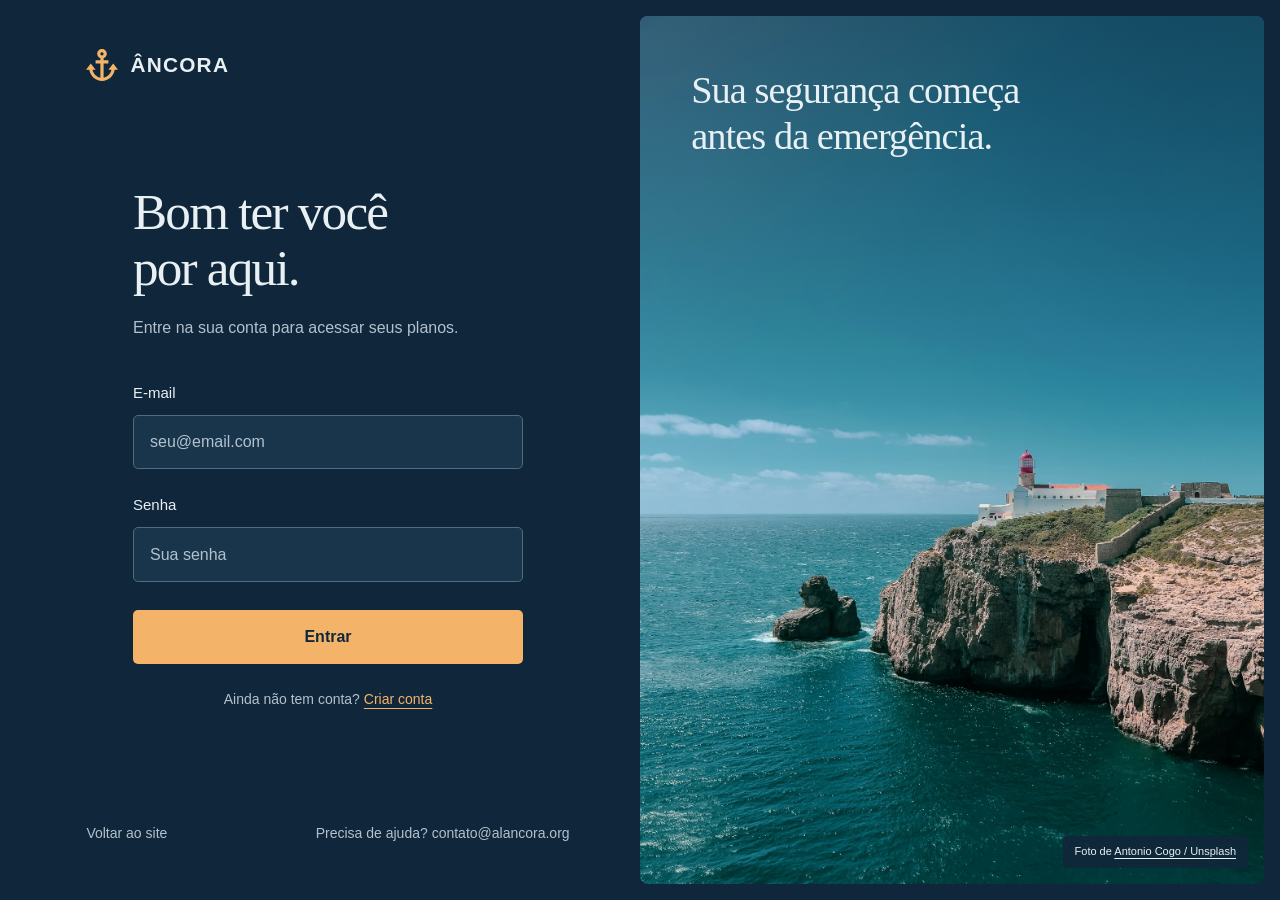
<file: index.html>
<!DOCTYPE html>
<html lang="pt-BR">
    <head>
        <meta charset="UTF-8" />
        <meta name="viewport" content="width=device-width, initial-scale=1.0" />

        <title>Entrar | ÂNCORA</title>
        <meta
            name="description"
            content="Acesse sua conta no ÂNCORA e tenha seus planos de preparação por perto."
        />
        <meta name="theme-color" content="#10263b" />

        <link rel="stylesheet" href="css/global.css" />
        <link rel="stylesheet" href="css/auth.css" />

        <link rel="icon" href="assets/favicon.ico" type="image/x-icon" />

        <script src="js/config.js" defer></script>
        <script src="js/auth.js" defer></script>
    </head>
    <body>
        <main class="login">
            <section class="panel" aria-labelledby="login-title">
                <a class="brand" href="https://alancora.org" aria-label="ÂNCORA - voltar ao site">
                    <img src="assets/logo.svg" alt="" width="32" height="32" />
                    <span>ÂNCORA</span>
                </a>

                <div class="login-content">
                    <h1 id="login-title">Bom ter você<br />por aqui.</h1>
                    <p class="intro">Entre na sua conta para acessar seus planos.</p>

                    <form
                        id="auth-form"
                        action="/api/auth/login"
                        method="post"
                        aria-labelledby="login-title"
                    >
                        <div class="field">
                            <label for="email">E-mail</label>
                            <input
                                id="email"
                                name="email"
                                type="email"
                                placeholder="seu@email.com"
                                autocomplete="username"
                                autocapitalize="none"
                                spellcheck="false"
                                maxlength="254"
                                required
                            />
                        </div>

                        <div class="field">
                            <label for="password">Senha</label>
                            <input
                                id="password"
                                name="password"
                                type="password"
                                placeholder="Sua senha"
                                autocomplete="current-password"
                                maxlength="128"
                                required
                            />
                        </div>

                        <button type="submit">Entrar</button>
                        <p
                            id="form-message"
                            class="form-message"
                            role="status"
                            aria-live="polite"
                            tabindex="-1"
                            hidden
                        ></p>
                    </form>

                    <p class="auth-link">
                        Ainda não tem conta? <a href="cadastro.html">Criar conta</a>
                    </p>

                    <noscript><p>Ative o JavaScript para entrar na sua conta.</p></noscript>
                </div>

                <footer class="panel-footer">
                    <a href="https://alancora.org">Voltar ao site</a>
                    <a href="mailto:contato@alancora.org">Precisa de ajuda? contato@alancora.org</a>
                </footer>
            </section>

            <figure class="photo-panel">
                <img
                    class="photo"
                    src="assets/coast/coast.jpg"
                    alt="Farol no alto de uma falésia junto ao mar, no Cabo da Roca, em Portugal."
                    width="1600"
                    height="2133"
                    fetchpriority="high"
                />

                <div class="photo-copy">
                    <p>Sua segurança começa<br />antes da emergência.</p>
                </div>

                <figcaption class="photo-credit">
                    Foto de
                    <a
                        href="https://unsplash.com/photos/a-lighthouse-on-top-of-a-cliff-near-the-ocean-AgIqtpWrIyg"
                        target="_blank"
                        rel="noopener noreferrer"
                    >
                        Antonio Cogo / Unsplash
                    </a>
                </figcaption>
            </figure>
        </main>
    </body>
</html>
</file>
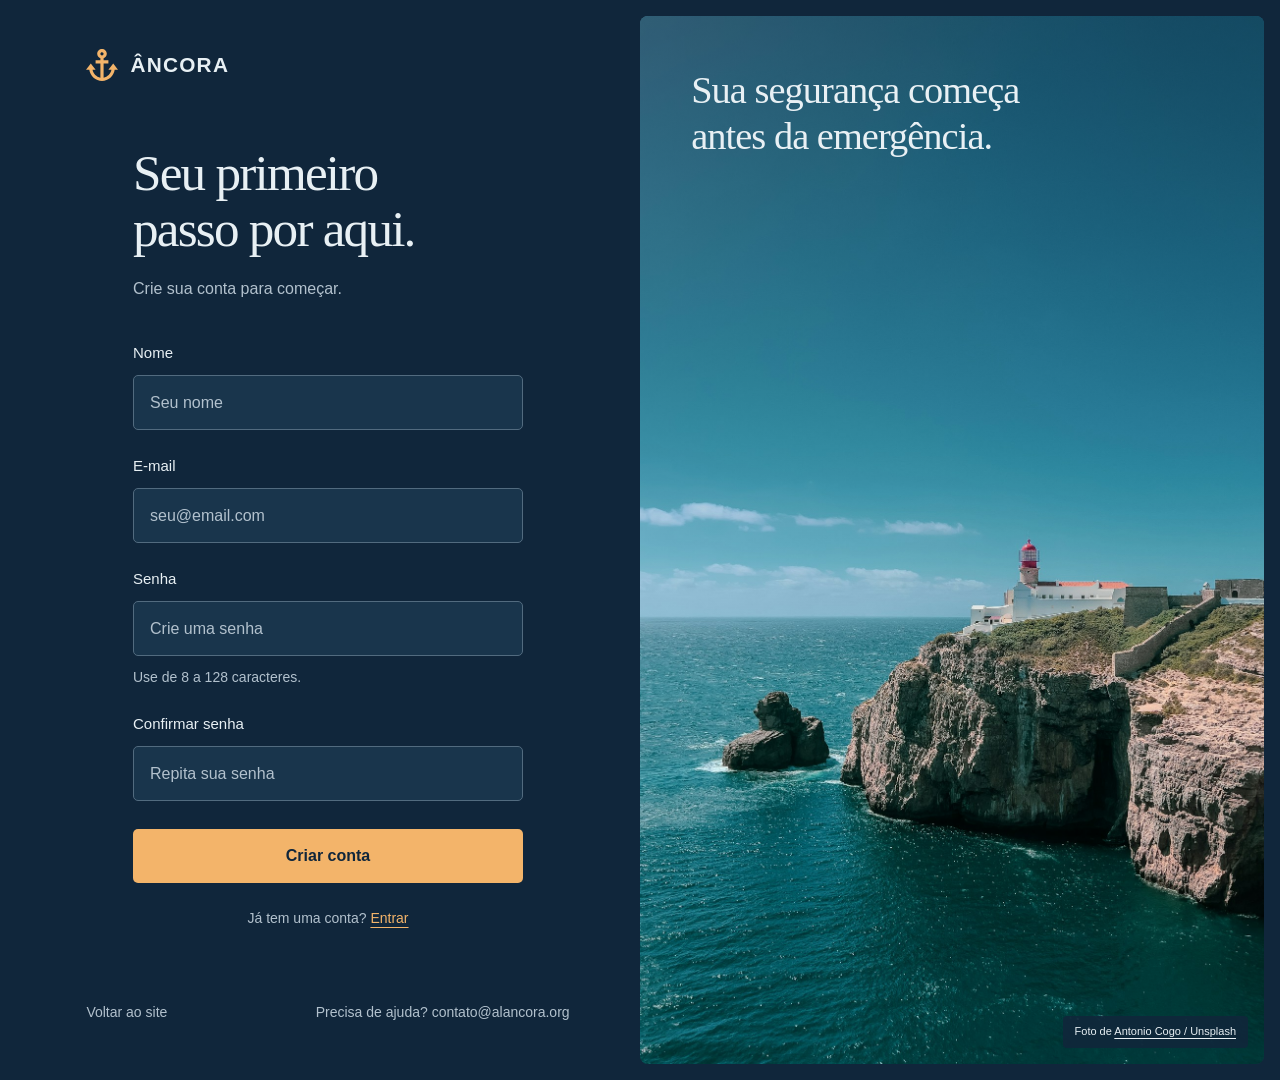
<file: cadastro.html>
<!DOCTYPE html>
<html lang="pt-BR">
    <head>
        <meta charset="UTF-8" />
        <meta name="viewport" content="width=device-width, initial-scale=1.0" />
        <meta name="description" content="Crie sua conta no ÂNCORA." />
        <meta name="theme-color" content="#10263b" />
        <title>Criar conta | ÂNCORA</title>
        <link rel="stylesheet" href="css/global.css" />
        <link rel="stylesheet" href="css/auth.css" />
        <link rel="icon" href="assets/favicon.ico" type="image/x-icon" />
        <script src="js/config.js" defer></script>
        <script src="js/auth.js" defer></script>
    </head>
    <body>
        <main class="login">
            <section class="panel" aria-labelledby="register-title">
                <a class="brand" href="https://alancora.org" aria-label="ÂNCORA - voltar ao site">
                    <img src="assets/logo.svg" alt="" width="32" height="32" />
                    <span>ÂNCORA</span>
                </a>

                <div class="login-content">
                    <h1 id="register-title">Seu primeiro<br />passo por aqui.</h1>
                    <p class="intro">Crie sua conta para começar.</p>

                    <form
                        id="auth-form"
                        action="/api/auth/register"
                        method="post"
                        aria-labelledby="register-title"
                    >
                        <div class="field">
                            <label for="name">Nome</label>
                            <input
                                id="name"
                                name="name"
                                type="text"
                                placeholder="Seu nome"
                                autocomplete="name"
                                minlength="2"
                                maxlength="100"
                                required
                            />
                        </div>

                        <div class="field">
                            <label for="email">E-mail</label>
                            <input
                                id="email"
                                name="email"
                                type="email"
                                placeholder="seu@email.com"
                                autocomplete="email"
                                autocapitalize="none"
                                spellcheck="false"
                                maxlength="254"
                                required
                            />
                        </div>

                        <div class="field">
                            <label for="password">Senha</label>
                            <input
                                id="password"
                                name="password"
                                type="password"
                                placeholder="Crie uma senha"
                                autocomplete="new-password"
                                minlength="8"
                                maxlength="128"
                                aria-describedby="password-hint"
                                required
                            />
                            <small id="password-hint">Use de 8 a 128 caracteres.</small>
                        </div>

                        <div class="field">
                            <label for="confirmation">Confirmar senha</label>
                            <input
                                id="confirmation"
                                name="confirmation"
                                type="password"
                                placeholder="Repita sua senha"
                                autocomplete="new-password"
                                minlength="8"
                                maxlength="128"
                                required
                            />
                        </div>

                        <button type="submit">Criar conta</button>
                        <p
                            id="form-message"
                            class="form-message"
                            role="status"
                            aria-live="polite"
                            tabindex="-1"
                            hidden
                        ></p>
                    </form>

                    <p class="auth-link">Já tem uma conta? <a href="index.html">Entrar</a></p>

                    <noscript><p>Ative o JavaScript para criar sua conta.</p></noscript>
                </div>

                <footer class="panel-footer">
                    <a href="https://alancora.org">Voltar ao site</a>
                    <a href="mailto:contato@alancora.org">Precisa de ajuda? contato@alancora.org</a>
                </footer>
            </section>

            <figure class="photo-panel">
                <img
                    class="photo"
                    src="assets/coast/coast.jpg"
                    alt="Farol no alto de uma falésia junto ao mar, no Cabo da Roca, em Portugal."
                    width="1600"
                    height="2133"
                    fetchpriority="high"
                />

                <div class="photo-copy">
                    <p>Sua segurança começa<br />antes da emergência.</p>
                </div>

                <figcaption class="photo-credit">
                    Foto de
                    <a
                        href="https://unsplash.com/photos/a-lighthouse-on-top-of-a-cliff-near-the-ocean-AgIqtpWrIyg"
                        target="_blank"
                        rel="noopener noreferrer"
                    >
                        Antonio Cogo / Unsplash
                    </a>
                </figcaption>
            </figure>
        </main>
    </body>
</html>
</file>
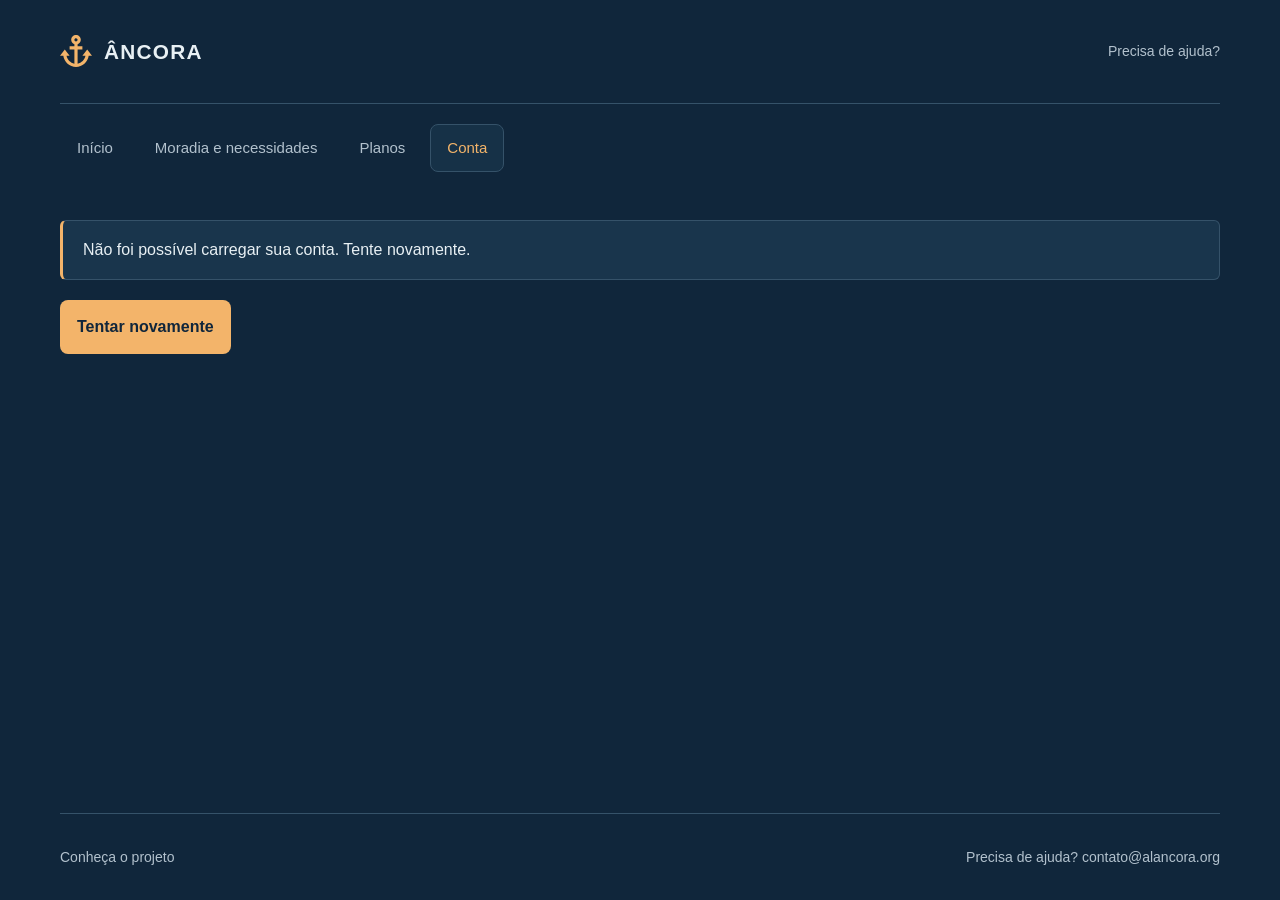
<file: conta.html>
<!DOCTYPE html>
<html lang="pt-BR">
    <head>
        <meta charset="UTF-8" />
        <meta name="viewport" content="width=device-width, initial-scale=1.0" />

        <title>Minha conta | ÂNCORA</title>
        <meta name="theme-color" content="#10263b" />

        <link rel="stylesheet" href="css/global.css" />
        <link rel="stylesheet" href="css/painel.css" />

        <link rel="icon" href="assets/favicon.ico" type="image/x-icon" />

        <script src="js/config.js" defer></script>
        <script src="js/painel.js" defer></script>
        <script src="js/conta.js" defer></script>
    </head>

    <body>
        <a class="skip-link" href="#main">Ir para o conteúdo</a>

        <div class="workspace">
            <header class="workspace-header">
                <a class="brand" href="painel.html" aria-label="ÂNCORA - início">
                    <img src="assets/logo.svg" alt="" width="32" height="32" />
                    <span>ÂNCORA</span>
                </a>

                <div class="header-actions">
                    <a href="mailto:contato@alancora.org">Precisa de ajuda?</a>

                    <button id="logout" type="button" hidden>
                        <svg class="icon" viewBox="0 0 24 24" aria-hidden="true">
                            <path d="M9 5H5v14h4M13 8l4 4-4 4M8 12h12" />
                        </svg>
                        Sair
                    </button>
                </div>
            </header>

            <nav class="workspace-nav" aria-label="Navegação do painel">
                <a href="painel.html">Início</a>
                <a href="moradia.html">Moradia e necessidades</a>
                <a href="planos.html">Planos</a>
                <a href="conta.html" aria-current="page">Conta</a>
            </nav>

            <main id="main" tabindex="-1">
                <p id="account-message" class="notice" role="status" aria-live="polite">
                    Carregando sua conta...
                </p>

                <button id="retry" type="button" hidden>Tentar novamente</button>

                <section id="account" class="account" aria-labelledby="welcome" hidden>
                    <header class="welcome">
                        <h1 id="welcome">Minha conta</h1>

                        <p class="intro"> Confira os dados usados para acessar sua conta. </p>
                    </header>

                    <section class="profile-card account-page">
                        <div class="section-heading">
                            <span class="section-icon">
                                <svg class="icon" viewBox="0 0 24 24" aria-hidden="true">
                                    <circle cx="12" cy="8" r="3" />
                                    <path d="M5 20v-2a7 7 0 0 1 14 0v2" />
                                </svg>
                            </span>
                            <h2 id="account-title">Dados da conta</h2>
                        </div>

                        <dl>
                            <div>
                                <dt>Nome</dt>
                                <dd id="account-name"></dd>
                            </div>

                            <div>
                                <dt>E-mail</dt>
                                <dd id="account-email"></dd>
                            </div>
                        </dl>

                        <button id="delete-account" class="button-danger" type="button">
                            Excluir conta
                        </button>
                    </section>
                </section>

                <noscript>
                    <p>Ative o JavaScript para consultar sua conta.</p>
                </noscript>
            </main>

            <footer class="panel-footer">
                <a href="https://alancora.org">Conheça o projeto</a>
                <a href="mailto:contato@alancora.org">Precisa de ajuda? contato@alancora.org</a>
            </footer>
        </div>
    </body>
</html>
</file>
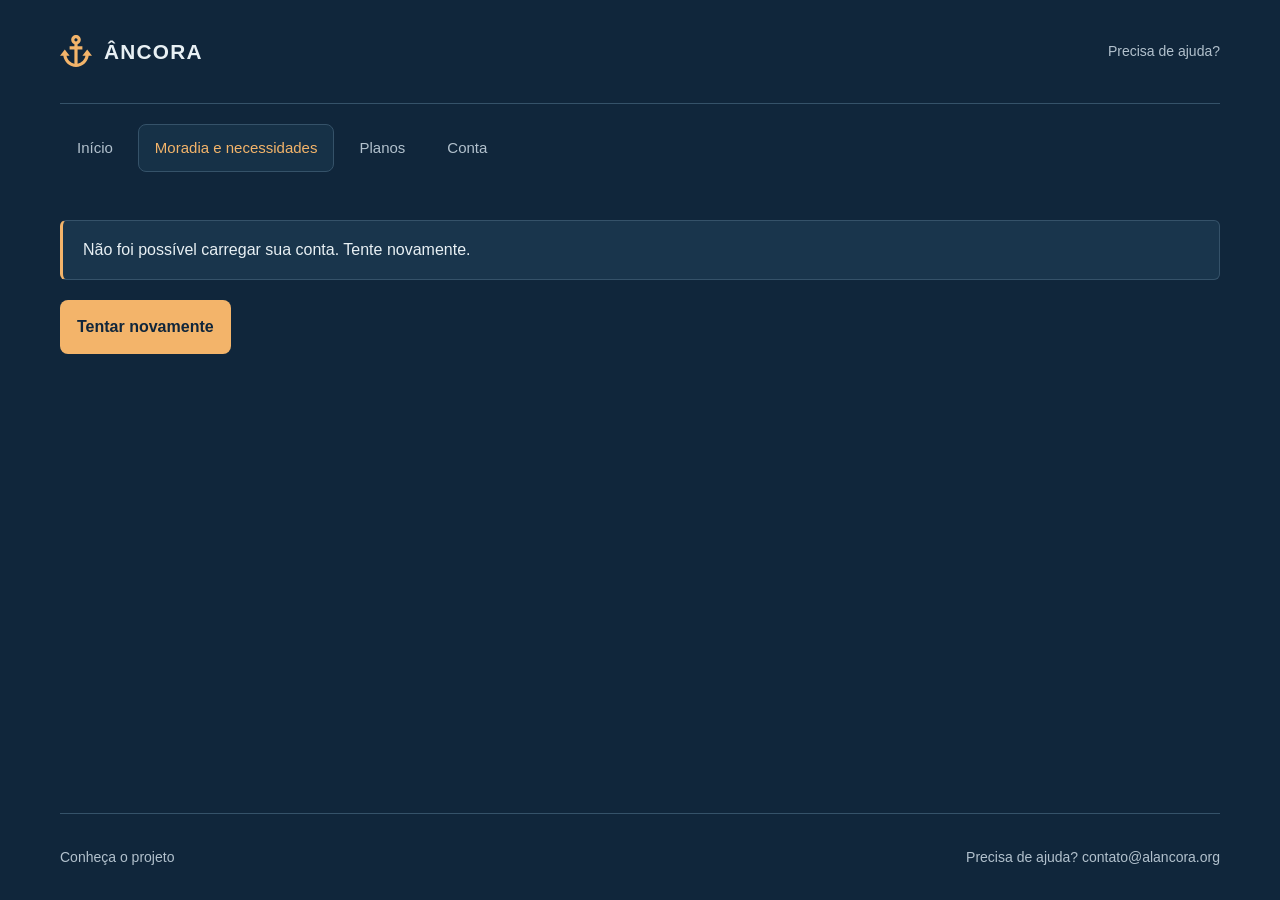
<file: moradia.html>
<!DOCTYPE html>
<html lang="pt-BR">
    <head>
        <meta charset="UTF-8" />
        <meta name="viewport" content="width=device-width, initial-scale=1.0" />

        <title>Moradia e necessidades | ÂNCORA</title>
        <meta name="theme-color" content="#10263b" />

        <link rel="stylesheet" href="css/global.css" />
        <link rel="stylesheet" href="css/painel.css" />

        <link rel="icon" href="assets/favicon.ico" type="image/x-icon" />

        <script src="js/config.js" defer></script>
        <script src="js/painel.js" defer></script>
        <script src="js/moradia.js" defer></script>
    </head>

    <body>
        <a class="skip-link" href="#main">Ir para o conteúdo</a>

        <div class="workspace">
            <header class="workspace-header">
                <a class="brand" href="painel.html" aria-label="ÂNCORA - início">
                    <img src="assets/logo.svg" alt="" width="32" height="32" />
                    <span>ÂNCORA</span>
                </a>

                <div class="header-actions">
                    <a href="mailto:contato@alancora.org">Precisa de ajuda?</a>

                    <button id="logout" type="button" hidden>
                        <svg class="icon" viewBox="0 0 24 24" aria-hidden="true">
                            <path d="M9 5H5v14h4M13 8l4 4-4 4M8 12h12" />
                        </svg>
                        Sair
                    </button>
                </div>
            </header>

            <nav class="workspace-nav" aria-label="Navegação do painel">
                <a href="painel.html">Início</a>
                <a href="moradia.html" aria-current="page">Moradia e necessidades</a>
                <a href="planos.html">Planos</a>
                <a href="conta.html">Conta</a>
            </nav>

            <main id="main" tabindex="-1">
                <p id="account-message" class="notice" role="status" aria-live="polite">
                    Carregando sua conta...
                </p>

                <button id="retry" type="button" hidden>Tentar novamente</button>

                <section id="account" class="account" aria-labelledby="welcome" hidden>
                    <header class="welcome">
                        <h1 id="welcome">Moradia e necessidades</h1>

                        <p class="intro">
                            Mantenha sua localização e suas necessidades de assistência atualizadas.
                        </p>
                    </header>

                    <form
                        id="details-form"
                        class="details-card"
                        action="/api/auth/details"
                        method="post"
                        aria-labelledby="details-title needs-title"
                    >
                        <section class="housing-section" aria-labelledby="details-title">
                            <div class="section-heading">
                                <span class="section-icon">
                                    <svg class="icon" viewBox="0 0 24 24" aria-hidden="true">
                                        <path d="m3 10 9-7 9 7M5 9v12h14V9M9 21v-8h6v8" />
                                    </svg>
                                </span>
                                <div>
                                    <h2 id="details-title">Moradia e localização</h2>
                                    <p>Conte um pouco sobre onde você mora.</p>
                                </div>
                            </div>

                            <div class="fields">
                                <label for="housing-type">
                                    Tipo de moradia
                                    <select id="housing-type" name="housingType" required disabled>
                                        <option value="">Selecione seu tipo de moradia</option>
                                    </select>
                                </label>

                                <label for="location">
                                    Localização aproximada
                                    <input
                                        id="location"
                                        name="location"
                                        type="text"
                                        placeholder="Ex.: Centro, Santos - SP"
                                        maxlength="120"
                                        aria-describedby="location-hint"
                                    />
                                    <small id="location-hint">
                                        Só precisamos do bairro, cidade e estado. Não inclua seu
                                        endereço completo.
                                    </small>
                                </label>

                                <label for="housing" class="housing-notes">
                                    Detalhes da moradia (opcional)
                                    <input
                                        id="housing"
                                        name="housing"
                                        type="text"
                                        placeholder="Ex.: 2º andar, entrada com degraus"
                                        maxlength="120"
                                    />
                                </label>
                            </div>
                        </section>

                        <fieldset class="needs-section" aria-describedby="choices-hint">
                            <legend id="needs-title">
                                <span class="section-icon">
                                    <svg class="icon" viewBox="0 0 24 24" aria-hidden="true">
                                        <path
                                            d="M20.8 4.6a5.5 5.5 0 0 0-7.8 0L12 5.7l-1.1-1.1a5.5 5.5 0 0 0-7.8 7.8L12 21l8.8-8.6a5.5 5.5 0 0 0 0-7.8Z"
                                        />
                                    </svg>
                                </span>
                                Necessidades de assistência
                            </legend>
                            <p id="choices-hint">
                                Selecione o que faz parte da sua rotina. Você pode marcar mais de
                                uma opção.
                            </p>
                            <input type="hidden" name="needs" value="" />
                            <div id="needs" class="choices"></div>
                        </fieldset>

                        <div class="form-footer">
                            <div class="form-actions">
                                <p>Você pode atualizar estes detalhes quando precisar.</p>
                                <button type="submit">Salvar detalhes</button>
                            </div>
                            <p
                                id="details-message"
                                class="notice"
                                role="status"
                                aria-live="polite"
                                tabindex="-1"
                                hidden
                            ></p>
                        </div>
                    </form>
                </section>

                <noscript>
                    <p>Ative o JavaScript para consultar sua conta.</p>
                </noscript>
            </main>

            <footer class="panel-footer">
                <a href="https://alancora.org">Conheça o projeto</a>
                <a href="mailto:contato@alancora.org">Precisa de ajuda? contato@alancora.org</a>
            </footer>
        </div>
    </body>
</html>
</file>
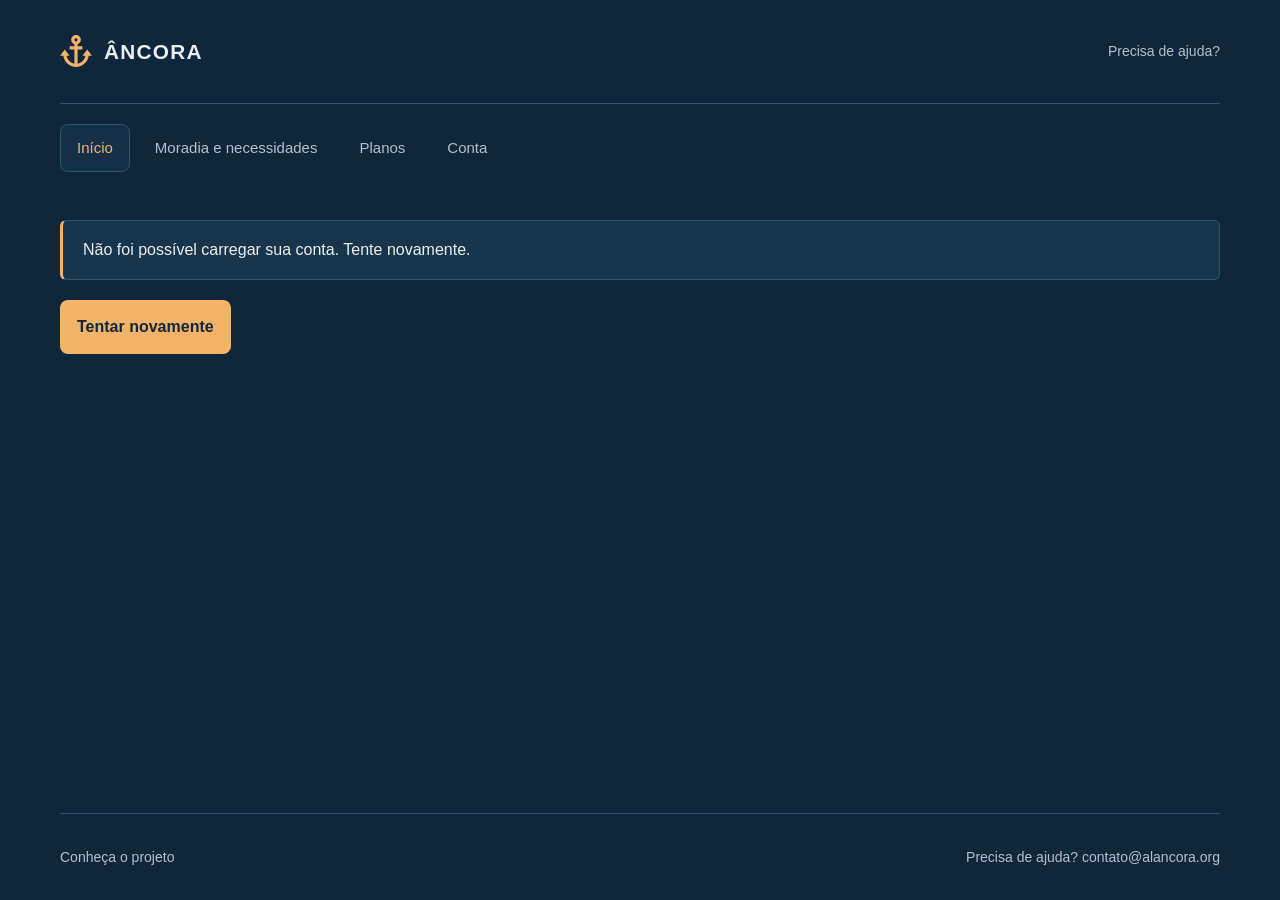
<file: painel.html>
<!DOCTYPE html>
<html lang="pt-BR">
    <head>
        <meta charset="UTF-8" />
        <meta name="viewport" content="width=device-width, initial-scale=1.0" />

        <title>Início | ÂNCORA</title>
        <meta name="theme-color" content="#10263b" />

        <link rel="stylesheet" href="css/global.css" />
        <link rel="stylesheet" href="css/painel.css" />

        <link rel="icon" href="assets/favicon.ico" type="image/x-icon" />

        <script src="js/config.js" defer></script>
        <script src="js/painel.js" defer></script>
        <script src="js/inicio.js" defer></script>
    </head>
    <body>
        <a class="skip-link" href="#main">Ir para o conteúdo</a>

        <div class="workspace">
            <header class="workspace-header">
                <a class="brand" href="painel.html" aria-label="ÂNCORA - início">
                    <img src="assets/logo.svg" alt="" width="32" height="32" />
                    <span>ÂNCORA</span>
                </a>

                <div class="header-actions">
                    <a href="mailto:contato@alancora.org">Precisa de ajuda?</a>

                    <button id="logout" type="button" hidden>
                        <svg class="icon" viewBox="0 0 24 24" aria-hidden="true">
                            <path d="M9 5H5v14h4M13 8l4 4-4 4M8 12h12" />
                        </svg>
                        Sair
                    </button>
                </div>
            </header>

            <nav class="workspace-nav" aria-label="Navegação do painel">
                <a href="painel.html" aria-current="page">Início</a>
                <a href="moradia.html">Moradia e necessidades</a>
                <a href="planos.html">Planos</a>
                <a href="conta.html">Conta</a>
            </nav>

            <main id="main" tabindex="-1">
                <p id="account-message" class="notice" role="status" aria-live="polite">
                    Carregando sua conta...
                </p>

                <button id="retry" type="button" hidden>Tentar novamente</button>

                <section id="account" class="account" aria-labelledby="welcome" hidden>
                    <header class="welcome">
                        <h1 id="welcome">Início</h1>

                        <p class="intro">
                            Organize seus dados e prepare-se para diferentes emergências.
                        </p>
                    </header>

                    <div class="home-layout">
                        <section class="overview-card" aria-labelledby="overview-title">
                            <h2 id="overview-title">Sua preparação começa aqui</h2>
                            <p id="home-status" class="intro"></p>

                            <div class="home-links">
                                <a href="moradia.html">
                                    <span>
                                        <strong>Moradia e necessidades</strong>
                                        <span>
                                            Atualize sua localização e o apoio de que você precisa.
                                        </span>
                                    </span>
                                    <span aria-hidden="true">→</span>
                                </a>

                                <a href="planos.html">
                                    <span>
                                        <strong>Planos de preparação</strong>
                                        <span>Crie, consulte e atualize suas orientações.</span>
                                    </span>
                                    <span aria-hidden="true">→</span>
                                </a>

                                <a href="conta.html">
                                    <span>
                                        <strong>Minha conta</strong>
                                        <span>Confira seu nome e e-mail de acesso.</span>
                                    </span>
                                    <span aria-hidden="true">→</span>
                                </a>
                            </div>
                        </section>

                        <figure class="coast-card">
                            <img
                                src="assets/coast/coast.jpg"
                                alt="Farol no alto de uma falésia junto ao mar."
                                width="1600"
                                height="2133"
                            />
                            <figcaption>
                                <p>Sua segurança começa antes da emergência.</p>
                                <a
                                    class="photo-credit"
                                    href="https://unsplash.com/photos/a-lighthouse-on-top-of-a-cliff-near-the-ocean-AgIqtpWrIyg"
                                    target="_blank"
                                    rel="noopener noreferrer"
                                >
                                    Foto: Antonio Cogo / Unsplash
                                </a>
                            </figcaption>
                        </figure>
                    </div>
                </section>

                <noscript>
                    <p>Ative o JavaScript para consultar sua conta.</p>
                </noscript>
            </main>

            <footer class="panel-footer">
                <a href="https://alancora.org">Conheça o projeto</a>
                <a href="mailto:contato@alancora.org">Precisa de ajuda? contato@alancora.org</a>
            </footer>
        </div>
    </body>
</html>
</file>
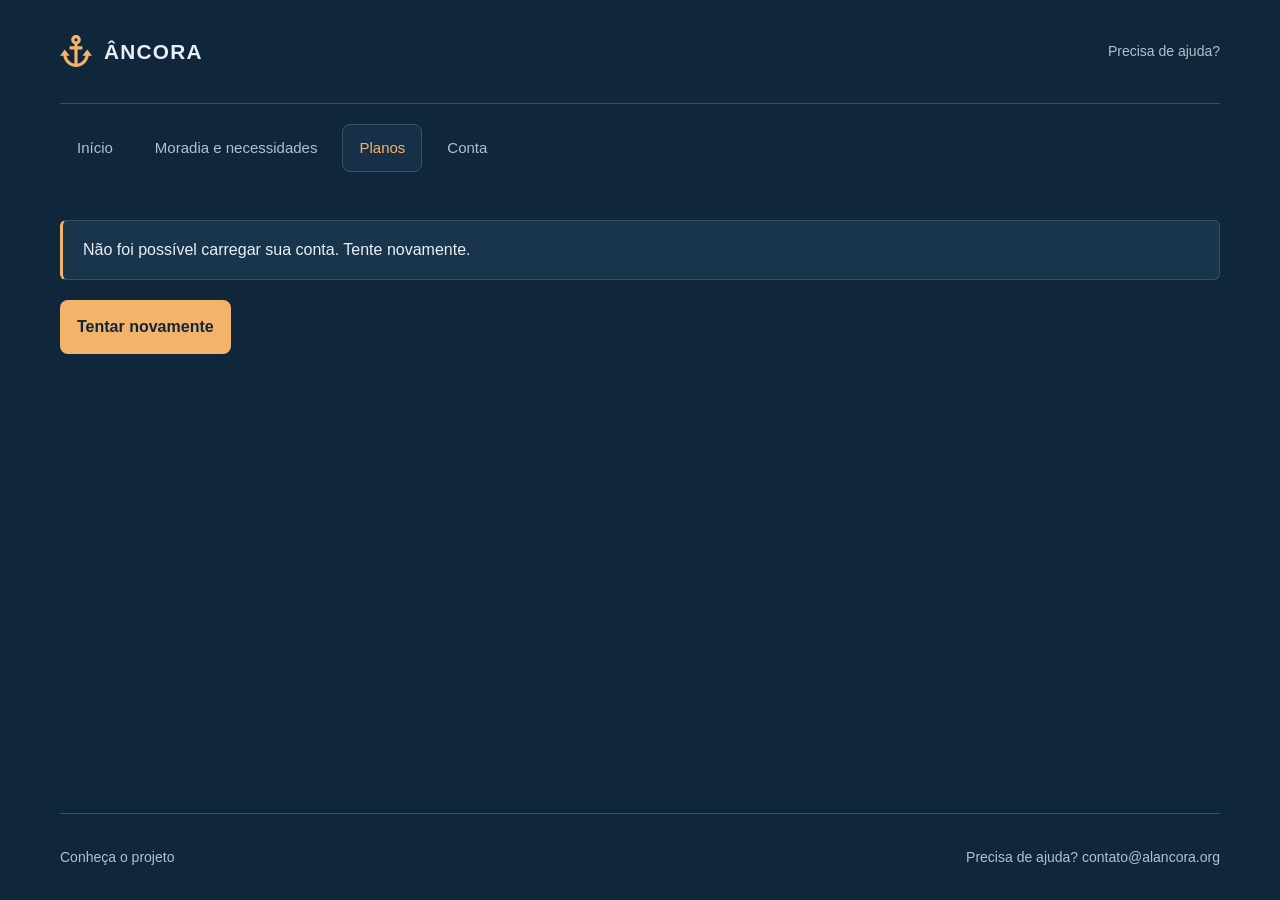
<file: planos.html>
<!DOCTYPE html>
<html lang="pt-BR">
    <head>
        <meta charset="UTF-8" />
        <meta name="viewport" content="width=device-width, initial-scale=1.0" />

        <title>Planos de preparação | ÂNCORA</title>
        <meta name="theme-color" content="#10263b" />

        <link rel="stylesheet" href="css/global.css" />
        <link rel="stylesheet" href="css/painel.css" />

        <link rel="icon" href="assets/favicon.ico" type="image/x-icon" />

        <script src="js/config.js" defer></script>
        <script src="js/painel.js" defer></script>
        <script src="js/planos.js" defer></script>
    </head>

    <body>
        <a class="skip-link" href="#main">Ir para o conteúdo</a>

        <div class="workspace">
            <header class="workspace-header">
                <a class="brand" href="painel.html" aria-label="ÂNCORA - início">
                    <img src="assets/logo.svg" alt="" width="32" height="32" />
                    <span>ÂNCORA</span>
                </a>

                <div class="header-actions">
                    <a href="mailto:contato@alancora.org">Precisa de ajuda?</a>

                    <button id="logout" type="button" hidden>
                        <svg class="icon" viewBox="0 0 24 24" aria-hidden="true">
                            <path d="M9 5H5v14h4M13 8l4 4-4 4M8 12h12" />
                        </svg>
                        Sair
                    </button>
                </div>
            </header>

            <nav class="workspace-nav" aria-label="Navegação do painel">
                <a href="painel.html">Início</a>
                <a href="moradia.html">Moradia e necessidades</a>
                <a href="planos.html" aria-current="page">Planos</a>
                <a href="conta.html">Conta</a>
            </nav>

            <main id="main" tabindex="-1">
                <p id="account-message" class="notice" role="status" aria-live="polite">
                    Carregando sua conta...
                </p>

                <button id="retry" type="button" hidden>Tentar novamente</button>

                <section id="account" class="account" aria-labelledby="welcome" hidden>
                    <header class="welcome">
                        <h1 id="welcome">Planos de preparação</h1>

                        <p class="intro">
                            Gere orientações a partir do seu perfil salvo e acompanhe seus planos.
                        </p>
                    </header>

                    <section class="plan-card" aria-labelledby="plans-title">
                        <div class="section-heading">
                            <div>
                                <h2 id="plans-title">Gerar um plano</h2>
                                <p>Escolha uma emergência para gerar e salvar suas orientações.</p>
                            </div>
                        </div>

                        <form
                            id="plan-form"
                            class="fields plan-fields"
                            action="/api/plans"
                            method="post"
                        >
                            <label for="emergency">
                                Tipo de emergência
                                <select id="emergency" name="emergency" required disabled>
                                    <option value="">Carregando...</option>
                                </select>
                            </label>

                            <button id="generate-plan" type="submit" disabled>
                                Gerar e salvar plano
                            </button>
                        </form>

                        <p id="plan-hint" class="plan-hint">
                            Usa os dados que você salvou no perfil.
                        </p>

                        <p class="plan-hint">
                            <a href="moradia.html">Revisar moradia, localização e necessidades</a>
                        </p>

                        <div class="fields plan-history">
                            <label for="saved-plans">
                                Planos salvos
                                <select id="saved-plans" disabled>
                                    <option value="">Carregando...</option>
                                </select>
                            </label>
                        </div>

                        <p
                            id="plan-message"
                            class="notice"
                            role="status"
                            aria-live="polite"
                            hidden
                        ></p>

                        <button id="retry-plans" type="button" hidden>Recarregar planos</button>

                        <article id="plan-result" aria-labelledby="plan-title" hidden>
                            <h3 id="plan-title"></h3>
                            <p id="plan-meta" class="plan-hint"></p>

                            <form
                                id="edit-plan-form"
                                class="fields plan-fields"
                                aria-describedby="edit-plan-hint"
                            >
                                <label for="plan-emergency">
                                    Tipo de emergência deste plano
                                    <select id="plan-emergency" name="emergency" required></select>
                                </label>

                                <div class="plan-actions">
                                    <button id="update-plan" type="submit">Atualizar plano</button>

                                    <button id="delete-plan" class="button-danger" type="button">
                                        Excluir plano
                                    </button>
                                </div>
                            </form>

                            <p id="edit-plan-hint" class="plan-hint">
                                Substitui as orientações deste plano usando seu perfil salvo.
                            </p>

                            <details class="plan-inputs">
                                <summary>Seu perfil neste plano</summary>
                                <dl id="plan-profile"></dl>
                            </details>

                            <ol id="orientations" class="orientations"></ol>
                        </article>
                    </section>
                </section>

                <noscript>
                    <p>Ative o JavaScript para consultar sua conta.</p>
                </noscript>
            </main>

            <footer class="panel-footer">
                <a href="https://alancora.org">Conheça o projeto</a>
                <a href="mailto:contato@alancora.org">Precisa de ajuda? contato@alancora.org</a>
            </footer>
        </div>
    </body>
</html>
</file>
<file: css/global.css>
:root {
    --text: #e8f0f4;
    --background: #10263b;
    --primary: #f3b46a;
    --muted: #b2c1cd;
    --surface: #19354c;
    --line: #526b7f;
    --photo-shade: rgb(16 38 59 / 56%);
    --credit-shade: rgb(16 38 59 / 88%);
    --body-font: 'Segoe UI', 'Helvetica Neue', Arial, sans-serif;
    --heading-font: Georgia, 'Times New Roman', serif;
}

* {
    box-sizing: border-box;
}

body {
    margin: 0;
    background: var(--background);
    color: var(--text);
    font-family: var(--body-font);
    font-size: 1rem;
    line-height: 1.6;
}

::selection {
    background: var(--primary);
    color: var(--background);
}

a {
    color: inherit;
    text-underline-offset: 0.3em;
}

a:hover {
    color: var(--primary);
}

a:focus-visible,
button:focus-visible,
input:focus-visible {
    outline: 2px solid var(--primary);
    outline-offset: 5px;
}

.brand {
    display: inline-flex;
    align-items: center;
    align-self: flex-start;
    gap: 0.75rem;
    color: var(--text);
    font-size: 1.3rem;
    font-weight: 600;
    letter-spacing: 0.06em;
    text-decoration: none;
}

.brand img {
    display: block;
}

h1 {
    margin: 0;
    font-family: var(--heading-font);
    font-size: clamp(2.75rem, 4vw, 3.75rem);
    font-weight: 400;
    line-height: 1.08;
    letter-spacing: -0.035em;
}

.intro {
    margin: 1.25rem 0 2.5rem;
    color: var(--muted);
}

button {
    min-height: 54px;
    margin-top: 0.25rem;
    padding: 0.85rem 1rem;
    border: 0;
    border-radius: 5px;
    background: var(--primary);
    color: var(--background);
    font: inherit;
    font-weight: 600;
    cursor: pointer;
}

button:disabled {
    cursor: wait;
    opacity: 0.65;
}

[hidden] {
    display: none !important;
}

.panel-footer {
    display: flex;
    justify-content: space-between;
    flex-wrap: wrap;
    gap: 0.75rem 1.5rem;
    color: var(--muted);
    font-size: 0.875rem;
}

.panel-footer a {
    padding-block: 0.5rem;
    text-decoration: none;
}

@media (max-width: 640px) {
    .panel-footer {
        width: 100%;
        max-width: 390px;
        margin-inline: auto;
    }
}
</file>
<file: css/auth.css>
.login {
    display: grid;
    grid-template-columns: minmax(0, 1fr) minmax(0, 1fr);
    max-width: 1920px;
    min-height: 100svh;
    margin-inline: auto;
    padding: 1rem;
}

.panel {
    display: flex;
    flex-direction: column;
    justify-content: space-between;
    gap: 4rem;
    min-width: 0;
    padding: 2rem clamp(2rem, 5.5vw, 6rem);
}

.login-content {
    width: 100%;
    max-width: 390px;
    margin-inline: auto;
}

form {
    display: grid;
    gap: 1.5rem;
}

.field {
    display: grid;
    gap: 0.625rem;
}

label {
    font-size: 0.9375rem;
    font-weight: 500;
}

input {
    width: 100%;
    min-width: 0;
    min-height: 54px;
    padding: 0.85rem 1rem;
    border: 1px solid var(--line);
    border-radius: 5px;
    background: var(--surface);
    color: var(--text);
    font: inherit;
}

input::placeholder {
    color: var(--muted);
    opacity: 1;
}

input:focus {
    border-color: var(--primary);
}

.field small,
.auth-link {
    color: var(--muted);
    font-size: 0.875rem;
}

.auth-link {
    margin: 1.5rem 0 0;
    text-align: center;
}

.auth-link a {
    color: var(--primary);
}

.form-message {
    margin: 0;
    padding: 0.75rem 1rem;
    border-left: 3px solid var(--primary);
    background: var(--surface);
    font-size: 0.9375rem;
}

.photo-panel {
    position: relative;
    min-width: 0;
    min-height: 620px;
    margin: 0;
    overflow: hidden;
    border-radius: 8px;
    background: var(--surface);
    isolation: isolate;
}

.photo {
    position: absolute;
    inset: 0;
    z-index: -2;
    width: 100%;
    height: 100%;
    object-fit: cover;
    object-position: 60% center;
}

.photo-panel::before {
    position: absolute;
    inset: 0;
    z-index: -1;
    background: linear-gradient(180deg, var(--photo-shade), transparent 65%);
    content: '';
}

.photo-copy {
    padding: clamp(2rem, 4vw, 4.5rem);
}

.photo-copy p {
    margin: 0;
    font-family: var(--heading-font);
    font-size: clamp(2rem, 3vw, 3rem);
    line-height: 1.2;
    letter-spacing: -0.025em;
}

.photo-credit {
    position: absolute;
    right: 1rem;
    bottom: 1rem;
    max-width: calc(100% - 2rem);
    padding: 0.45rem 0.75rem;
    border-radius: 4px;
    background: var(--credit-shade);
    font-size: 0.6875rem;
    overflow-wrap: anywhere;
}

@media (max-width: 900px) {
    .login {
        grid-template-columns: minmax(0, 1.2fr) minmax(0, 1fr);
    }

    .panel {
        gap: 3rem;
        padding: 1.5rem 2rem 1.5rem 1rem;
    }

    .photo-copy {
        padding: 2rem 1.5rem;
    }

    .photo-copy p {
        font-size: 2rem;
    }
}

@media (max-width: 640px) {
    .login {
        grid-template-columns: minmax(0, 1fr);
        padding: 0;
    }

    .panel {
        min-height: 100svh;
        gap: 3rem;
        padding: 2rem 1.5rem 1rem;
    }

    .photo-panel {
        min-height: 280px;
        margin: 0 1rem 1rem;
    }

    .photo {
        object-position: 60% 62%;
    }

    .photo-copy {
        padding: 1.5rem;
    }

    .photo-copy p {
        font-size: 1.875rem;
    }
}
</file>
<file: css/painel.css>
body {
    --panel: #163147;
    --panel-line: #355269;
    --field-line: #6a8295;
    color-scheme: dark;
}

.workspace {
    display: flex;
    flex-direction: column;
    width: min(100% - 5rem, 1160px);
    min-height: 100svh;
    margin-inline: auto;
}

.skip-link {
    position: fixed;
    top: 1rem;
    left: 1rem;
    z-index: 1;
    padding: 0.75rem 1rem;
    border-radius: 6px;
    background: var(--primary);
    color: var(--background);
    transform: translateY(calc(-100% - 2rem));
}

.skip-link:focus {
    color: var(--background);
    transform: translateY(0);
}

.workspace-header,
.header-actions,
.section-heading,
.form-actions {
    display: flex;
    align-items: center;
}

.workspace-header {
    justify-content: space-between;
    gap: 1rem;
    min-height: 104px;
    padding-block: 1.5rem;
    border-bottom: 1px solid var(--panel-line);
}

.workspace-header .brand {
    align-self: center;
}

.workspace-nav {
    display: flex;
    flex-wrap: wrap;
    gap: 0.5rem;
    margin-top: 1.25rem;
}

.workspace-nav a {
    display: flex;
    align-items: center;
    justify-content: center;
    min-height: 48px;
    padding: 0.65rem 1rem;
    border: 1px solid transparent;
    border-radius: 8px;
    color: var(--muted);
    font-size: 0.9375rem;
    font-weight: 500;
    text-align: center;
    text-decoration: none;
}

.workspace-nav a:hover {
    background: var(--surface);
    color: var(--text);
}

.workspace-nav a[aria-current='page'] {
    border-color: var(--panel-line);
    background: var(--panel);
    color: var(--primary);
}

.header-actions {
    gap: 2rem;
    font-size: 0.875rem;
}

.header-actions a {
    padding-block: 0.75rem;
    color: var(--muted);
    text-decoration: none;
}

.header-actions a:hover {
    color: var(--primary);
}

.workspace button {
    margin: 0;
    border: 1px solid transparent;
    border-radius: 8px;
    transition: background-color 150ms, border-color 150ms;
}

.workspace button:hover:not(:disabled) {
    background: #ffca88;
}

.workspace-header button {
    display: inline-flex;
    align-items: center;
    justify-content: center;
    gap: 0.625rem;
    min-height: 44px;
    padding: 0.5rem 1rem;
    border-color: var(--panel-line);
    background: transparent;
    color: var(--text);
    font-weight: 500;
}

.workspace-header button:hover:not(:disabled) {
    border-color: var(--muted);
    background: var(--surface);
}

.icon {
    flex: 0 0 auto;
    width: 22px;
    height: 22px;
    fill: none;
    stroke: currentColor;
    stroke-width: 1.6;
    stroke-linecap: round;
    stroke-linejoin: round;
}

.workspace main {
    flex: 1;
    min-width: 0;
    padding-block: 3rem 4rem;
}

.welcome {
    margin-bottom: 2.5rem;
}

.welcome h1 {
    font-size: clamp(2.25rem, 4vw, 3.25rem);
    overflow-wrap: anywhere;
}

.welcome .intro {
    max-width: 65ch;
    margin: 1rem 0 0;
}

.home-layout {
    display: grid;
    grid-template-columns: minmax(0, 1.4fr) minmax(0, 1fr);
    gap: 1.75rem;
}

.profile-card,
.overview-card,
.details-card,
.plan-card {
    min-width: 0;
    border: 1px solid var(--panel-line);
    border-radius: 16px;
    background: var(--panel);
}

.profile-card,
.overview-card {
    padding: 1.75rem;
}

.account-page {
    max-width: 720px;
}

.overview-card .intro {
    margin: 0.75rem 0 1.5rem;
}

.home-links a {
    display: flex;
    align-items: center;
    justify-content: space-between;
    gap: 1.5rem;
    padding-block: 1.25rem;
    border-top: 1px solid var(--panel-line);
    text-decoration: none;
}

.home-links strong {
    display: block;
    font-weight: 600;
}

.home-links strong + span {
    display: block;
    margin-top: 0.25rem;
    color: var(--muted);
    font-size: 0.875rem;
}

.home-links a > span:last-child {
    color: var(--primary);
    font-size: 1.5rem;
}

.section-heading {
    gap: 0.875rem;
}

.section-icon {
    display: inline-flex;
    flex: 0 0 auto;
    align-items: center;
    justify-content: center;
    width: 42px;
    height: 42px;
    border: 1px solid rgb(243 180 106 / 22%);
    border-radius: 12px;
    background: rgb(243 180 106 / 7%);
    color: var(--primary);
}

.account h2,
.account legend {
    margin: 0;
    font-size: 1.125rem;
    font-weight: 600;
    line-height: 1.4;
}

.section-heading p,
.needs-section > p {
    margin: 0.375rem 0 0;
    color: var(--muted);
    font-size: 0.9375rem;
}

.profile-card dl {
    display: grid;
    gap: 1.25rem;
    margin: 1.75rem 0 0;
}

.profile-card dl > div + div {
    padding-top: 1.25rem;
    border-top: 1px solid var(--panel-line);
}

.profile-card dt {
    color: var(--muted);
    font-size: 0.8125rem;
}

.profile-card dd {
    margin: 0.375rem 0 0;
    overflow-wrap: anywhere;
}

.account-page .button-danger {
    margin-top: 1.75rem;
}

.coast-card {
    position: relative;
    min-height: 318px;
    margin: 0;
    overflow: hidden;
    border-radius: 16px;
    background: var(--surface);
    isolation: isolate;
}

.coast-card img {
    position: absolute;
    inset: 0;
    z-index: -2;
    width: 100%;
    height: 100%;
    object-fit: cover;
    object-position: center 64%;
}

.coast-card::before {
    position: absolute;
    inset: 0;
    z-index: -1;
    background: linear-gradient(180deg, rgb(16 38 59 / 8%) 20%, rgb(16 38 59 / 96%) 100%);
    content: '';
}

.coast-card figcaption {
    display: flex;
    flex-direction: column;
    justify-content: end;
    gap: 1.25rem;
    min-height: inherit;
    padding: 1.75rem;
}

.coast-card p {
    max-width: 15ch;
    margin: 0;
    font-family: var(--heading-font);
    font-size: 1.75rem;
    line-height: 1.25;
    letter-spacing: -0.02em;
    text-wrap: balance;
}

.photo-credit {
    align-self: start;
    color: var(--muted);
    font-size: 0.6875rem;
}

.housing-section,
.needs-section,
.form-footer {
    padding: 2rem;
}

.fields {
    display: grid;
    gap: 1.25rem;
    margin-top: 1.75rem;
}

.fields label {
    display: grid;
    gap: 0.625rem;
    font-size: 0.9375rem;
    font-weight: 500;
}

.housing-notes {
    grid-column: 1 / -1;
}

.fields input,
.fields select {
    width: 100%;
    min-width: 0;
    min-height: 54px;
    padding: 0.85rem 1rem;
    border: 1px solid var(--field-line);
    border-radius: 8px;
    background: var(--background);
    color: var(--text);
    font: inherit;
    font-size: 1rem;
    transition: border-color 150ms;
}

.fields input::placeholder {
    color: var(--muted);
    opacity: 1;
}

.fields input:hover:not(:disabled),
.fields select:hover:not(:disabled) {
    border-color: var(--muted);
}

.fields input:focus,
.fields select:focus {
    border-color: var(--primary);
}

.fields small {
    color: var(--muted);
    font-size: 0.8125rem;
    font-weight: 400;
}

.needs-section {
    min-width: 0;
    margin: 0;
    border: 0;
    border-top: 1px solid var(--panel-line);
}

.needs-section legend {
    display: flex;
    float: left;
    align-items: center;
    gap: 0.875rem;
    width: 100%;
    margin-bottom: 0.75rem;
    padding: 0;
}

.needs-section > p {
    clear: both;
    margin: 0;
}

.choices {
    display: grid;
    grid-template-columns: repeat(2, minmax(0, 1fr));
    gap: 0.75rem;
    margin-top: 1.25rem;
}

.choice {
    display: flex;
    align-items: center;
    gap: 0.75rem;
    min-height: 62px;
    padding: 0.875rem 1rem;
    border: 1px solid var(--field-line);
    border-radius: 8px;
    background: var(--background);
    font-size: 0.875rem;
    line-height: 1.5;
    cursor: pointer;
    transition: border-color 150ms, background-color 150ms;
}

.choice span {
    overflow-wrap: anywhere;
}

.choice:hover {
    border-color: var(--muted);
}

.choice:has(input:checked) {
    border-color: var(--primary);
    background: rgb(243 180 106 / 8%);
}

.choice:has(input:focus-visible) {
    outline: 2px solid var(--primary);
    outline-offset: 4px;
}

.choice input {
    flex: 0 0 auto;
    width: 1.125rem;
    height: 1.125rem;
    margin: 0;
    accent-color: var(--primary);
}

.account input:disabled,
.account select:disabled {
    cursor: wait;
    opacity: 0.65;
}

.form-footer {
    border-top: 1px solid var(--panel-line);
}

.form-actions {
    justify-content: space-between;
    gap: 1.5rem;
}

.form-actions p {
    max-width: 29ch;
    margin: 0;
    color: var(--muted);
    font-size: 0.8125rem;
}

.form-actions button {
    flex-shrink: 0;
    min-width: 164px;
    padding-inline: 1.5rem;
}

.notice {
    margin: 0 0 1.25rem;
    padding: 1rem 1.25rem;
    border: 1px solid var(--panel-line);
    border-left: 3px solid var(--primary);
    border-radius: 6px;
    background: var(--surface);
    overflow-wrap: anywhere;
}

.form-footer .notice {
    margin: 1.25rem 0 0;
    font-size: 0.9375rem;
}

.plan-card {
    padding: 2rem;
}

.plan-card .plan-fields {
    grid-template-columns: minmax(0, 1fr) auto;
    align-items: end;
}

.plan-card .plan-history {
    grid-template-columns: minmax(0, 1fr);
    margin-bottom: 1.25rem;
}

.plan-fields button {
    min-height: 54px;
    padding-inline: 1.5rem;
}

.plan-actions {
    display: flex;
    flex-wrap: wrap;
    gap: 0.75rem;
}

.plan-actions button {
    flex: 1 0 auto;
    white-space: nowrap;
}

.workspace .button-danger {
    border-color: #9b5551;
    background: transparent;
    color: #ffb4ab;
}

.workspace .button-danger:hover:not(:disabled) {
    background: #442725;
}

.plan-hint {
    color: var(--muted);
    font-size: 0.875rem;
}

#plan-result {
    margin-top: 1.5rem;
    padding-top: 1.5rem;
    border-top: 1px solid var(--panel-line);
}

#plan-result h3 {
    margin: 0;
}

.plan-card summary {
    padding-block: 0.5rem;
    cursor: pointer;
}

.plan-inputs dl {
    display: grid;
    gap: 1rem;
}

.plan-inputs dt {
    color: var(--muted);
    font-size: 0.875rem;
}

.plan-inputs dd {
    margin: 0.25rem 0 0;
    overflow-wrap: anywhere;
}

.orientations {
    margin-bottom: 0;
    padding-left: 1.5rem;
}

.orientations li {
    padding: 0.75rem 0 0.75rem 0.5rem;
    overflow-wrap: anywhere;
}

.orientations li + li {
    border-top: 1px solid var(--panel-line);
}

.orientations p {
    margin: 0.5rem 0;
}

.orientations a {
    color: var(--muted);
    font-size: 0.875rem;
}

.workspace .panel-footer {
    width: 100%;
    max-width: none;
    padding-block: 1.5rem;
    border-top: 1px solid var(--panel-line);
}

@media (max-width: 1000px) {
    .workspace {
        width: calc(100% - 3rem);
    }

    .home-layout {
        gap: 1.25rem;
    }

    .profile-card,
    .overview-card,
    .plan-card,
    .housing-section,
    .needs-section,
    .form-footer {
        padding: 1.5rem;
    }

    .choices {
        grid-template-columns: minmax(0, 1fr);
    }
}

@media (min-width: 1180px) {
    .fields {
        grid-template-columns: repeat(2, minmax(0, 1fr));
        align-items: start;
    }
}

@media (max-width: 900px) {
    .home-layout {
        grid-template-columns: minmax(0, 1fr);
        gap: 1.5rem;
    }

    .coast-card figcaption {
        height: 100%;
        padding: 1.5rem;
    }

    .coast-card p {
        font-size: 1.5rem;
    }

    .choices {
        grid-template-columns: repeat(2, minmax(0, 1fr));
    }
}

@media (max-width: 540px) {
    .workspace {
        width: calc(100% - 2rem);
    }

    .workspace-header {
        min-height: 88px;
        padding-block: 1.25rem;
    }

    .header-actions > a {
        display: none;
    }

    .workspace-nav {
        display: grid;
        grid-template-columns: repeat(2, minmax(0, 1fr));
    }

    .workspace-nav a {
        padding-inline: 0.5rem;
        font-size: 0.875rem;
    }

    .workspace main {
        padding-block: 2rem;
    }

    .welcome {
        margin-bottom: 1.75rem;
    }

    .coast-card {
        display: none;
    }

    .profile-card,
    .overview-card,
    .plan-card,
    .housing-section,
    .needs-section,
    .form-footer {
        padding: 1.25rem;
    }

    .choices {
        grid-template-columns: minmax(0, 1fr);
    }

    .form-actions {
        flex-direction: column;
        align-items: stretch;
        gap: 1rem;
    }

    .form-actions p {
        max-width: none;
    }

    .plan-card .plan-fields {
        grid-template-columns: minmax(0, 1fr);
    }
}

@media (prefers-reduced-motion: reduce) {
    .workspace button,
    .fields input,
    .fields select,
    .choice {
        transition: none;
    }
}
</file>
